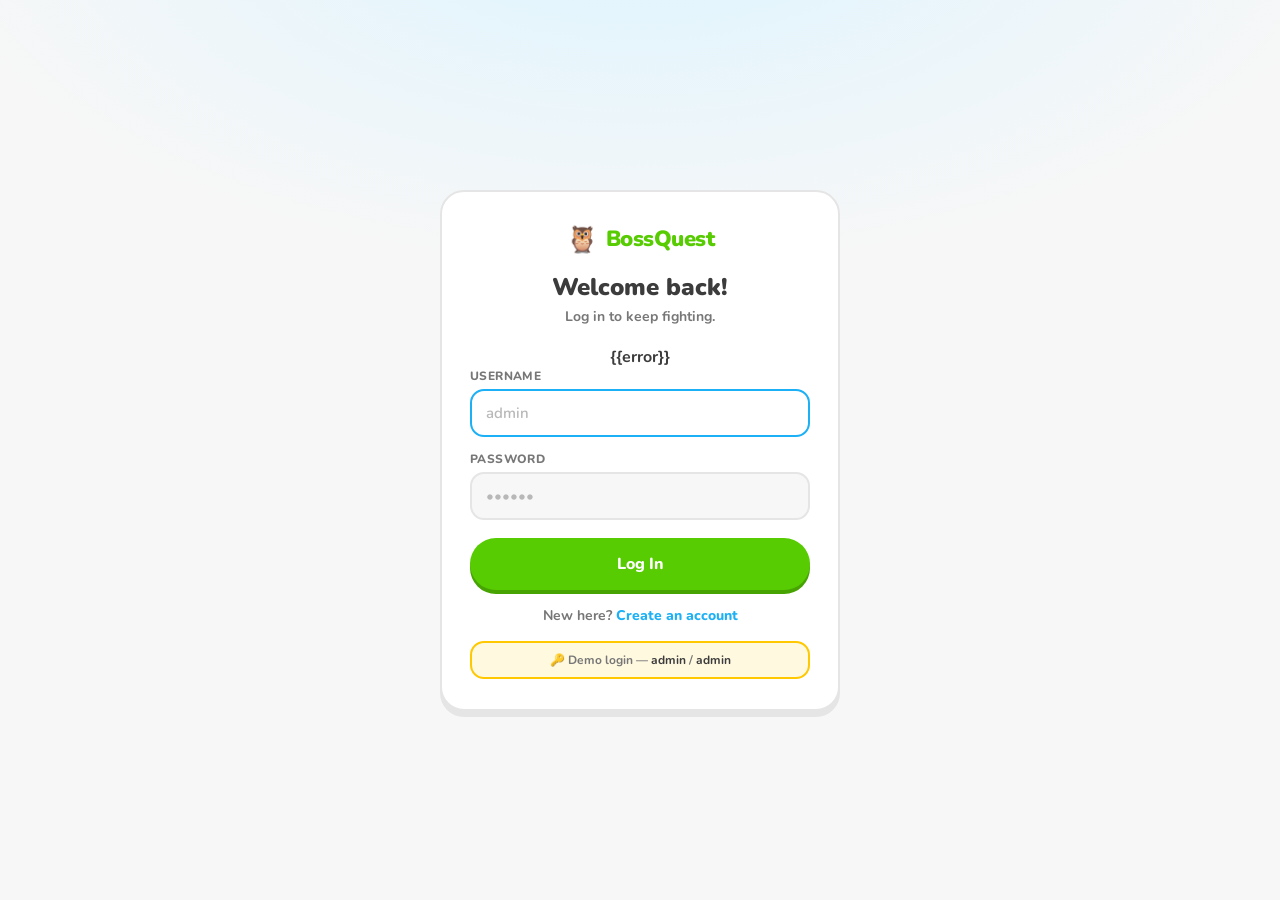
<file: templates/login.html>
<!DOCTYPE html>
<html lang="en">
<head>
  <meta charset="UTF-8" />
  <meta name="viewport" content="width=device-width, initial-scale=1.0" />
  <title>Log In · BossQuest</title>
  <link rel="preconnect" href="https://fonts.googleapis.com" />
  <link rel="preconnect" href="https://fonts.gstatic.com" crossorigin />
  <link href="https://fonts.googleapis.com/css2?family=Nunito:wght@400;600;700;800;900&display=swap" rel="stylesheet" />
  <link rel="stylesheet" href="/frontend/css/style.css" />
  <link rel="stylesheet" href="/frontend/css/auth.css" />
</head>
<body class="auth-body">
  <div class="auth-wrap">
    <div class="auth-card">
      <div class="auth-logo">
        <span class="logo-owl">🦉</span><span class="logo-text">BossQuest</span>
      </div>
      <h1 class="auth-title">Welcome back!</h1>
      <p class="auth-sub">Log in to keep fighting.</p>

      {{error}}

      <form method="post" action="/login" class="auth-form">
        <label class="field">
          <span class="field-label">Username</span>
          <input class="field-input" type="text" name="username" placeholder="admin" autocomplete="username" autofocus required />
        </label>
        <label class="field">
          <span class="field-label">Password</span>
          <input class="field-input" type="password" name="password" placeholder="••••••" autocomplete="current-password" required />
        </label>
        <button class="btn btn-green btn-block" type="submit">Log In</button>
      </form>

      <p class="auth-foot">New here? <a href="/register">Create an account</a></p>
      <div class="demo-hint">🔑 Demo login — <b>admin</b> / <b>admin</b></div>
    </div>
  </div>
</body>
</html>
</file>
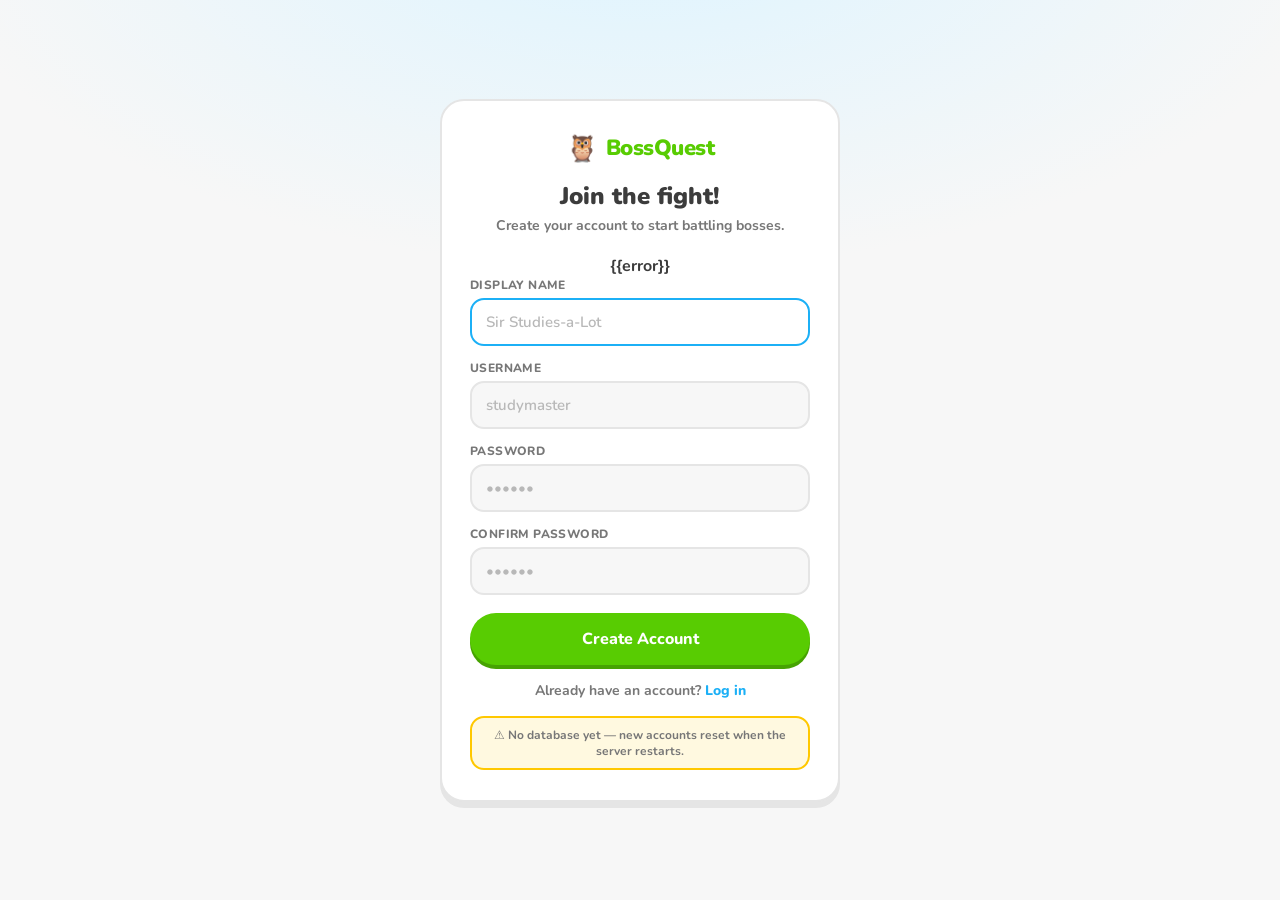
<file: templates/register.html>
<!DOCTYPE html>
<html lang="en">
<head>
  <meta charset="UTF-8" />
  <meta name="viewport" content="width=device-width, initial-scale=1.0" />
  <title>Create Account · BossQuest</title>
  <link rel="preconnect" href="https://fonts.googleapis.com" />
  <link rel="preconnect" href="https://fonts.gstatic.com" crossorigin />
  <link href="https://fonts.googleapis.com/css2?family=Nunito:wght@400;600;700;800;900&display=swap" rel="stylesheet" />
  <link rel="stylesheet" href="/frontend/css/style.css" />
  <link rel="stylesheet" href="/frontend/css/auth.css" />
</head>
<body class="auth-body">
  <div class="auth-wrap">
    <div class="auth-card">
      <div class="auth-logo">
        <span class="logo-owl">🦉</span><span class="logo-text">BossQuest</span>
      </div>
      <h1 class="auth-title">Join the fight!</h1>
      <p class="auth-sub">Create your account to start battling bosses.</p>

      {{error}}

      <form method="post" action="/register" class="auth-form">
        <label class="field">
          <span class="field-label">Display name</span>
          <input class="field-input" type="text" name="display_name" placeholder="Sir Studies-a-Lot" autofocus />
        </label>
        <label class="field">
          <span class="field-label">Username</span>
          <input class="field-input" type="text" name="username" placeholder="studymaster" autocomplete="username" required />
        </label>
        <label class="field">
          <span class="field-label">Password</span>
          <input class="field-input" type="password" name="password" placeholder="••••••" autocomplete="new-password" required />
        </label>
        <label class="field">
          <span class="field-label">Confirm password</span>
          <input class="field-input" type="password" name="confirm" placeholder="••••••" autocomplete="new-password" required />
        </label>
        <button class="btn btn-green btn-block" type="submit">Create Account</button>
      </form>

      <p class="auth-foot">Already have an account? <a href="/login">Log in</a></p>
      <div class="demo-hint">⚠️ No database yet — new accounts reset when the server restarts.</div>
    </div>
  </div>
</body>
</html>
</file>
<file: frontend/css/style.css>
/* ===================================================================== */
/*  BossQuest — style.css                                                 */
/* ===================================================================== */

:root {
  --green:       #58cc02;
  --green-dark:  #46a302;
  --green-pale:  #d7ffb8;
  --blue:        #1cb0f6;
  --blue-dark:   #0a91d0;
  --blue-pale:   #ddf4ff;
  --purple:      #ce82ff;
  --yellow:      #ffc800;
  --yellow-dark: #e0a800;
  --yellow-pale: #fff9e0;
  --red:         #ff4b4b;
  --red-dark:    #d93f3f;
  --red-pale:    #ffe0e0;
  --orange:      #ff9600;
  --orange-pale: #fff0db;
  --gray-100:    #f7f7f7;
  --gray-200:    #e5e5e5;
  --gray-600:    #777777;
  --gray-900:    #3c3c3c;
  --white:       #ffffff;

  --radius-sm: 10px;
  --radius-md: 14px;
  --radius-lg: 18px;
  --radius-xl: 24px;

  --header-h: 64px;
}

* { box-sizing: border-box; margin: 0; padding: 0; }

/* The `hidden` attribute must beat the component display rules below
   (.overlay, .file-confirm, .feedback, etc. all set display, which would
   otherwise override the browser's default [hidden]{display:none}). */
[hidden] { display: none !important; }

html, body { height: 100%; }

body {
  font-family: "Nunito", system-ui, sans-serif;
  font-weight: 700;
  color: var(--gray-900);
  background: var(--gray-100);
  -webkit-font-smoothing: antialiased;
}

/* ===================================================================== */
/*  Buttons — signature 3D Duolingo look                                  */
/* ===================================================================== */
.btn {
  font-family: inherit;
  font-weight: 800;
  font-size: 15px;
  color: var(--white);
  border: none;
  border-radius: 999px;
  padding: 13px 22px;
  cursor: pointer;
  transition: transform 0.08s ease, box-shadow 0.08s ease, background 0.15s ease;
  user-select: none;
}
.btn-sm { padding: 9px 16px; font-size: 14px; }
.btn-block { width: 100%; padding: 15px; font-size: 16px; }

.btn-green  { background: var(--green);  box-shadow: 0 4px 0 var(--green-dark); }
.btn-blue   { background: var(--blue);   box-shadow: 0 4px 0 var(--blue-dark); }
.btn-yellow { background: var(--yellow); color: var(--gray-900); box-shadow: 0 4px 0 var(--yellow-dark); }

.btn:hover  { transform: translateY(-1px); }
.btn-green:hover  { box-shadow: 0 5px 0 var(--green-dark); }
.btn-blue:hover   { box-shadow: 0 5px 0 var(--blue-dark); }
.btn-yellow:hover { box-shadow: 0 5px 0 var(--yellow-dark); }

.btn:active { transform: translateY(2px); }
.btn-green:active  { box-shadow: 0 2px 0 var(--green-dark); }
.btn-blue:active   { box-shadow: 0 2px 0 var(--blue-dark); }
.btn-yellow:active { box-shadow: 0 2px 0 var(--yellow-dark); }

/* ===================================================================== */
/*  Header                                                                */
/* ===================================================================== */
.header {
  position: sticky;
  top: 0;
  z-index: 20;
  height: var(--header-h);
  display: grid;
  grid-template-columns: 1fr auto 1fr;
  align-items: center;
  padding: 0 22px;
  background: var(--white);
  border-bottom: 2px solid var(--gray-200);
}

.logo { display: flex; align-items: center; gap: 8px; }
.logo-owl { font-size: 26px; }
.logo-text { font-size: 22px; font-weight: 900; color: var(--green); letter-spacing: -0.5px; }

.nav { display: flex; gap: 8px; justify-self: center; }
.nav-tab {
  font-family: inherit;
  font-weight: 800;
  font-size: 14px;
  color: var(--gray-600);
  background: transparent;
  border: 2px solid transparent;
  border-radius: 999px;
  padding: 7px 16px;
  cursor: pointer;
  transition: all 0.15s ease;
}
.nav-tab:hover { background: var(--gray-100); }
.nav-tab.is-active { color: var(--blue); border-color: var(--blue); background: var(--blue-pale); }

.xp-chip {
  justify-self: end;
  display: flex;
  align-items: center;
  gap: 6px;
  background: var(--yellow-pale);
  border: 2px solid var(--yellow);
  color: var(--yellow-dark);
  font-weight: 900;
  font-size: 14px;
  padding: 7px 14px;
  border-radius: 999px;
}
.xp-bolt { font-size: 15px; }

/* ===================================================================== */
/*  Layout                                                                */
/* ===================================================================== */
.layout {
  display: grid;
  grid-template-columns: 280px 1fr 260px;
  height: calc(100vh - var(--header-h));
}

.panel {
  background: var(--white);
  padding: 20px 18px;
  overflow-y: auto;
}
.panel-left  { border-right: 2px solid var(--gray-200); }
.panel-right { border-left: 2px solid var(--gray-200); }

.panel-title {
  font-size: 13px;
  font-weight: 800;
  text-transform: uppercase;
  letter-spacing: 0.5px;
  color: var(--gray-600);
  margin-bottom: 12px;
}

.empty-hint { font-size: 13px; font-weight: 600; color: var(--gray-600); line-height: 1.5; }

/* ===================================================================== */
/*  Upload zone                                                           */
/* ===================================================================== */
.upload-section { margin-bottom: 28px; }

.upload-zone {
  display: flex;
  flex-direction: column;
  align-items: center;
  gap: 6px;
  text-align: center;
  border: 3px dashed var(--gray-200);
  border-radius: var(--radius-lg);
  padding: 24px 16px;
  transition: all 0.15s ease;
}
.upload-zone.is-drag {
  border-color: var(--blue);
  background: var(--blue-pale);
}
.upload-icon { font-size: 34px; }
.upload-label { font-size: 15px; font-weight: 800; }
.upload-sublabel { font-size: 12px; font-weight: 600; color: var(--gray-600); margin-bottom: 6px; }

.file-confirm {
  display: flex;
  align-items: center;
  justify-content: space-between;
  gap: 8px;
  margin-top: 12px;
  padding: 10px 12px;
  background: var(--green-pale);
  border: 2px solid var(--green);
  border-radius: var(--radius-md);
}
.file-confirm-name {
  font-size: 13px;
  font-weight: 800;
  color: var(--green-dark);
  overflow: hidden;
  text-overflow: ellipsis;
  white-space: nowrap;
}

.upload-status {
  display: flex;
  align-items: center;
  gap: 10px;
  margin-top: 12px;
  padding: 11px 13px;
  background: var(--blue-pale);
  border: 2px solid var(--blue);
  border-radius: var(--radius-md);
  font-size: 13px;
  font-weight: 800;
  color: var(--blue-dark);
}
.upload-status.is-error {
  background: var(--red-pale);
  border-color: var(--red);
  color: var(--red-dark);
}

.spinner {
  width: 16px;
  height: 16px;
  border: 3px solid var(--blue-pale);
  border-top-color: var(--blue);
  border-radius: 50%;
  animation: spin 0.7s linear infinite;
  flex-shrink: 0;
}
@keyframes spin { to { transform: rotate(360deg); } }

/* ===================================================================== */
/*  Lesson cards                                                          */
/* ===================================================================== */
.lesson-list { display: flex; flex-direction: column; gap: 10px; }

.lesson-card {
  display: flex;
  align-items: center;
  gap: 10px;
  padding: 12px;
  background: var(--white);
  border: 2px solid var(--gray-200);
  border-radius: var(--radius-md);
  transition: all 0.15s ease;
}
.lesson-card:hover { border-color: var(--blue); transform: translateX(2px); }
.lesson-card.is-done { border-color: var(--green); background: var(--green-pale); }

.lesson-emoji { font-size: 24px; flex-shrink: 0; }
.lesson-body { flex: 1; min-width: 0; }
.lesson-name {
  font-size: 14px;
  font-weight: 800;
  overflow: hidden;
  text-overflow: ellipsis;
  white-space: nowrap;
}
.lesson-sub { font-size: 11px; font-weight: 700; color: var(--gray-600); margin-top: 2px; }

.lesson-badge {
  display: inline-block;
  font-size: 10px;
  font-weight: 900;
  text-transform: uppercase;
  padding: 3px 8px;
  border-radius: 999px;
  margin-top: 4px;
}
.badge-progress { background: var(--orange-pale); color: var(--orange); }
.badge-done     { background: var(--green-pale);  color: var(--green-dark); }

/* ===================================================================== */
/*  Arena (center)                                                        */
/* ===================================================================== */
.arena {
  background: var(--gray-100);
  padding: 28px 24px;
  overflow-y: auto;
  display: flex;
  flex-direction: column;
  align-items: center;
}

.arena-title {
  font-size: 13px;
  font-weight: 900;
  text-transform: uppercase;
  letter-spacing: 1px;
  color: var(--gray-600);
  margin-bottom: 20px;
}

/* --- boss entity ----------------------------------------------------- */
.boss-entity {
  width: 100%;
  max-width: 440px;
  display: flex;
  flex-direction: column;
  align-items: center;
}

.hp-card {
  width: 100%;
  background: var(--white);
  border: 2px solid var(--gray-200);
  border-radius: var(--radius-md);
  padding: 14px 16px;
  margin-bottom: 24px;
}
.hp-row { display: flex; justify-content: space-between; align-items: center; margin-bottom: 8px; }
.hp-label { font-size: 14px; font-weight: 800; }
.hp-value { font-size: 14px; font-weight: 900; color: var(--red); }
.hp-track {
  height: 16px;
  background: var(--gray-200);
  border-radius: 999px;
  overflow: hidden;
}
.hp-fill {
  height: 100%;
  width: 100%;
  border-radius: 999px;
  background: linear-gradient(90deg, #ff4b4b, #ff7043);
  transition: width 0.8s cubic-bezier(0.4, 0, 0.2, 1);
}

.speech-bubble {
  position: relative;
  max-width: 320px;
  background: var(--white);
  border: 2px solid var(--gray-200);
  border-radius: var(--radius-lg);
  padding: 12px 16px;
  font-size: 14px;
  font-weight: 700;
  text-align: center;
  line-height: 1.4;
  margin-bottom: 16px;
}
.speech-bubble::after {
  content: "";
  position: absolute;
  bottom: -12px;
  left: 50%;
  transform: translateX(-50%);
  border-left: 12px solid transparent;
  border-right: 12px solid transparent;
  border-top: 12px solid var(--white);
}
.speech-bubble::before {
  content: "";
  position: absolute;
  bottom: -15px;
  left: 50%;
  transform: translateX(-50%);
  border-left: 13px solid transparent;
  border-right: 13px solid transparent;
  border-top: 13px solid var(--gray-200);
  z-index: -1;
}

.boss-svg-wrap { animation: float 3s ease-in-out infinite; }
.boss-svg { display: block; }
@keyframes float {
  0%, 100% { transform: translateY(0); }
  50%      { transform: translateY(-8px); }
}
.boss-svg-wrap.hit { animation: shake 0.5s ease; }
@keyframes shake {
  0%, 100% { transform: translateX(0); }
  20% { transform: translateX(-8px); }
  40% { transform: translateX(8px); }
  60% { transform: translateX(-6px); }
  80% { transform: translateX(6px); }
}

.boss-name {
  font-size: 17px;
  font-weight: 900;
  color: var(--purple);
  margin-top: 6px;
}

/* ===================================================================== */
/*  Battle zone                                                           */
/* ===================================================================== */
.battle-zone { width: 100%; max-width: 480px; }

.battle-header {
  display: flex;
  align-items: center;
  justify-content: space-between;
  margin-bottom: 14px;
}
.battle-label { font-size: 15px; font-weight: 900; color: var(--gray-900); }

.pips { display: flex; gap: 7px; }
.pip {
  width: 10px;
  height: 10px;
  border-radius: 50%;
  background: var(--gray-200);
  transition: background 0.2s ease;
}
.pip.is-current { background: var(--blue); }
.pip.is-done    { background: var(--green); }

.question-card {
  background: var(--white);
  border: 2px solid var(--gray-200);
  border-radius: var(--radius-xl);
  box-shadow: 0 4px 0 var(--gray-200);
  padding: 22px;
}
.q-number {
  font-size: 12px;
  font-weight: 900;
  text-transform: uppercase;
  letter-spacing: 0.5px;
  color: var(--blue);
  margin-bottom: 8px;
}
.q-text { font-size: 17px; font-weight: 800; line-height: 1.4; margin-bottom: 18px; }

.options { display: flex; flex-direction: column; gap: 10px; }

.option {
  display: flex;
  align-items: center;
  gap: 12px;
  width: 100%;
  text-align: left;
  font-family: inherit;
  font-size: 15px;
  font-weight: 700;
  color: var(--gray-900);
  background: var(--white);
  border: 2px solid var(--gray-200);
  border-radius: var(--radius-md);
  box-shadow: 0 3px 0 var(--gray-200);
  padding: 13px 14px;
  cursor: pointer;
  transition: all 0.15s ease;
}
.option-letter {
  display: flex;
  align-items: center;
  justify-content: center;
  width: 30px;
  height: 30px;
  flex-shrink: 0;
  border-radius: 50%;
  background: var(--gray-100);
  color: var(--gray-600);
  font-weight: 900;
  font-size: 14px;
  transition: all 0.15s ease;
}
.option:not(:disabled):hover {
  border-color: var(--blue);
  background: var(--blue-pale);
}
.option:not(:disabled):hover .option-letter {
  background: var(--blue);
  color: var(--white);
}
.option:disabled { cursor: default; }

.option.is-correct {
  border-color: var(--green);
  background: var(--green-pale);
  box-shadow: 0 3px 0 var(--green-dark);
}
.option.is-correct .option-letter { background: var(--green); color: var(--white); }

.option.is-wrong {
  border-color: var(--red);
  background: var(--red-pale);
  box-shadow: 0 3px 0 var(--red-dark);
}
.option.is-wrong .option-letter { background: var(--red); color: var(--white); }

/* --- feedback strip -------------------------------------------------- */
.feedback {
  display: flex;
  align-items: flex-start;
  gap: 10px;
  margin-top: 16px;
  padding: 13px 14px;
  border-radius: var(--radius-md);
  font-size: 14px;
  font-weight: 700;
  line-height: 1.4;
}
.feedback.is-correct { background: var(--green-pale); border: 2px solid var(--green); color: var(--green-dark); }
.feedback.is-wrong   { background: var(--red-pale);   border: 2px solid var(--red);   color: var(--red-dark); }
.feedback-icon { font-size: 18px; flex-shrink: 0; }

.btn-continue { margin-top: 16px; width: 100%; }

/* ===================================================================== */
/*  Stats tiles                                                           */
/* ===================================================================== */
.stats-section { margin-bottom: 28px; }
.stat-tiles { display: flex; flex-direction: column; gap: 10px; }

.stat-tile {
  display: flex;
  flex-direction: column;
  align-items: center;
  text-align: center;
  gap: 2px;
  padding: 14px;
  background: var(--gray-100);
  border: 2px solid var(--gray-200);
  border-radius: var(--radius-md);
}
.stat-streak { background: var(--orange-pale); border-color: var(--orange); }
.stat-damage { background: var(--red-pale);    border-color: var(--red); }

.stat-emoji { font-size: 22px; }
.stat-value { font-size: 22px; font-weight: 900; }
.stat-label {
  font-size: 10px;
  font-weight: 800;
  text-transform: uppercase;
  letter-spacing: 0.5px;
  color: var(--gray-600);
}

/* ===================================================================== */
/*  Combat log                                                            */
/* ===================================================================== */
.combat-log {
  display: flex;
  flex-direction: column;
  gap: 6px;
  max-height: 240px;
  overflow-y: auto;
}
.log-entry {
  font-size: 12px;
  font-weight: 700;
  padding: 7px 10px;
  border-radius: var(--radius-sm);
  background: var(--gray-100);
  color: var(--gray-900);
  line-height: 1.35;
}
.log-time { color: var(--gray-600); font-weight: 800; margin-right: 4px; }
.log-upload { background: var(--blue-pale);  color: var(--blue-dark); }
.log-correct { background: var(--green-pale); color: var(--green-dark); }
.log-wrong   { background: var(--red-pale);   color: var(--red-dark); }
.log-damage  { background: var(--red-pale);   color: var(--red-dark); font-weight: 900; }

/* ===================================================================== */
/*  Results overlay                                                       */
/* ===================================================================== */
.overlay {
  position: fixed;
  inset: 0;
  z-index: 50;
  display: flex;
  align-items: center;
  justify-content: center;
  background: rgba(20, 20, 30, 0.55);
  backdrop-filter: blur(4px);
  padding: 20px;
}

.results-card {
  width: 100%;
  max-width: 360px;
  background: var(--white);
  border-radius: var(--radius-xl);
  padding: 28px 26px;
  text-align: center;
  animation: pop 0.4s cubic-bezier(0.34, 1.56, 0.64, 1);
}
@keyframes pop {
  0%   { transform: scale(0.7); opacity: 0; }
  100% { transform: scale(1);   opacity: 1; }
}

.results-emoji { font-size: 54px; }
.results-title { font-size: 28px; font-weight: 900; margin: 6px 0 2px; }
.results-sub { font-size: 14px; font-weight: 700; color: var(--gray-600); margin-bottom: 18px; }

.score-ring {
  width: 110px;
  height: 110px;
  margin: 0 auto 18px;
  border-radius: 50%;
  display: flex;
  align-items: center;
  justify-content: center;
  font-size: 26px;
  font-weight: 900;
  color: var(--white);
  border: 8px solid rgba(0,0,0,0.08);
}
.score-ring.ring-green  { background: var(--green); }
.score-ring.ring-yellow { background: var(--yellow); color: var(--gray-900); }
.score-ring.ring-red    { background: var(--red); }

.results-chips { display: flex; gap: 10px; margin-bottom: 20px; }
.result-chip {
  flex: 1;
  display: flex;
  flex-direction: column;
  align-items: center;
  gap: 1px;
  padding: 12px;
  border-radius: var(--radius-md);
}
.chip-damage { background: var(--red-pale); }
.chip-xp     { background: var(--yellow-pale); }
.chip-emoji { font-size: 18px; }
.chip-value { font-size: 20px; font-weight: 900; }
.chip-damage .chip-value { color: var(--red-dark); }
.chip-xp .chip-value { color: var(--yellow-dark); }
.chip-label {
  font-size: 10px;
  font-weight: 800;
  text-transform: uppercase;
  color: var(--gray-600);
}

/* ===================================================================== */
/*  Confetti                                                              */
/* ===================================================================== */
.confetti {
  position: fixed;
  top: -20px;
  z-index: 60;
  pointer-events: none;
  animation: fall linear forwards;
}
@keyframes fall {
  0%   { transform: translateY(0) rotate(0deg); opacity: 1; }
  100% { transform: translateY(105vh) rotate(720deg); opacity: 0; }
}

/* ===================================================================== */
/*  Scrollbars                                                            */
/* ===================================================================== */
.panel::-webkit-scrollbar,
.arena::-webkit-scrollbar,
.combat-log::-webkit-scrollbar { width: 8px; }
.panel::-webkit-scrollbar-thumb,
.arena::-webkit-scrollbar-thumb,
.combat-log::-webkit-scrollbar-thumb { background: var(--gray-200); border-radius: 999px; }
</file>
<file: frontend/css/auth.css>
/* ===================================================================== */
/*  BossQuest — auth.css                                                  */
/*  Styles for login/register/profile/collection + header additions.     */
/*  Relies on the design tokens (:root vars) and .btn rules in style.css. */
/* ===================================================================== */

/* ---- header additions ---------------------------------------------- */
a.logo { text-decoration: none; }

a.nav-tab { text-decoration: none; display: inline-flex; align-items: center; }

.header-right {
  justify-self: end;
  display: flex;
  align-items: center;
  gap: 10px;
}

.user-chip {
  display: inline-flex;
  align-items: center;
  gap: 6px;
  text-decoration: none;
  font-weight: 800;
  font-size: 14px;
  color: var(--gray-900);
  background: var(--gray-100);
  border: 2px solid var(--gray-200);
  border-radius: 999px;
  padding: 6px 12px 6px 8px;
  transition: all 0.15s ease;
}
.user-chip:hover { border-color: var(--blue); background: var(--blue-pale); }
.user-avatar { font-size: 18px; }

.logout-link {
  font-weight: 800;
  font-size: 13px;
  color: var(--gray-600);
  text-decoration: none;
  padding: 6px 8px;
  border-radius: 999px;
  transition: all 0.15s ease;
}
.logout-link:hover { color: var(--red); background: var(--red-pale); }

/* ===================================================================== */
/*  Auth pages (login / register)                                        */
/* ===================================================================== */
.auth-body {
  display: flex;
  align-items: center;
  justify-content: center;
  min-height: 100vh;
  padding: 24px;
  background:
    radial-gradient(1200px 600px at 50% -10%, var(--blue-pale), transparent 60%),
    var(--gray-100);
}

.auth-wrap { width: 100%; max-width: 400px; }

.auth-card {
  background: var(--white);
  border: 2px solid var(--gray-200);
  border-radius: var(--radius-xl);
  box-shadow: 0 6px 0 var(--gray-200);
  padding: 30px 28px;
  text-align: center;
}

.auth-logo { display: flex; align-items: center; justify-content: center; gap: 8px; margin-bottom: 14px; }

.auth-title { font-size: 24px; font-weight: 900; margin-bottom: 4px; }
.auth-sub { font-size: 14px; font-weight: 700; color: var(--gray-600); margin-bottom: 20px; }

.auth-form { display: flex; flex-direction: column; gap: 14px; text-align: left; margin-bottom: 16px; }

.field { display: flex; flex-direction: column; gap: 5px; }
.field-label {
  font-size: 12px;
  font-weight: 800;
  text-transform: uppercase;
  letter-spacing: 0.4px;
  color: var(--gray-600);
}
.field-input {
  font-family: inherit;
  font-size: 15px;
  font-weight: 700;
  color: var(--gray-900);
  background: var(--gray-100);
  border: 2px solid var(--gray-200);
  border-radius: var(--radius-md);
  padding: 12px 14px;
  outline: none;
  transition: all 0.15s ease;
}
.field-input::placeholder { color: #b8b8b8; font-weight: 600; }
.field-input:focus { border-color: var(--blue); background: var(--white); }

.auth-form .btn { margin-top: 4px; }

.auth-error {
  background: var(--red-pale);
  border: 2px solid var(--red);
  color: var(--red-dark);
  font-size: 13px;
  font-weight: 800;
  border-radius: var(--radius-md);
  padding: 10px 12px;
  margin-bottom: 16px;
}

.auth-foot { font-size: 14px; font-weight: 700; color: var(--gray-600); margin-top: 4px; }
.auth-foot a { color: var(--blue); font-weight: 800; text-decoration: none; }
.auth-foot a:hover { text-decoration: underline; }

.demo-hint {
  margin-top: 16px;
  font-size: 12px;
  font-weight: 700;
  color: var(--gray-600);
  background: var(--yellow-pale);
  border: 2px solid var(--yellow);
  border-radius: var(--radius-md);
  padding: 9px 12px;
}
.demo-hint b { color: var(--gray-900); }

/* ===================================================================== */
/*  Inner pages (profile / collection)                                   */
/* ===================================================================== */
.page {
  max-width: 760px;
  margin: 0 auto;
  padding: 32px 24px 48px;
}

.page-title { font-size: 26px; font-weight: 900; margin-bottom: 4px; }
.page-sub { font-size: 14px; font-weight: 700; color: var(--gray-600); margin-bottom: 24px; }

.section-head {
  font-size: 13px;
  font-weight: 900;
  text-transform: uppercase;
  letter-spacing: 0.8px;
  color: var(--gray-600);
  margin: 8px 0 14px;
}

.page-note {
  margin: 24px 0;
  font-size: 13px;
  font-weight: 700;
  color: var(--gray-600);
  background: var(--blue-pale);
  border: 2px solid var(--blue);
  border-radius: var(--radius-md);
  padding: 12px 14px;
  line-height: 1.45;
}

/* ---- profile hero --------------------------------------------------- */
.profile-hero {
  display: flex;
  flex-direction: column;
  align-items: center;
  text-align: center;
  background: var(--white);
  border: 2px solid var(--gray-200);
  border-radius: var(--radius-xl);
  box-shadow: 0 4px 0 var(--gray-200);
  padding: 28px 24px;
  margin-bottom: 28px;
}
.profile-avatar {
  width: 88px;
  height: 88px;
  display: flex;
  align-items: center;
  justify-content: center;
  font-size: 44px;
  border-radius: 50%;
  background: var(--blue-pale);
  border: 3px solid var(--blue);
  margin-bottom: 10px;
}
.profile-name { font-size: 24px; font-weight: 900; }
.profile-title {
  display: inline-block;
  font-size: 13px;
  font-weight: 800;
  color: var(--purple);
  background: #f6e9ff;
  border-radius: 999px;
  padding: 3px 12px;
  margin: 6px 0;
}
.profile-meta { font-size: 13px; font-weight: 700; color: var(--gray-600); }

/* ---- profile stats grid -------------------------------------------- */
.profile-stats {
  display: grid;
  grid-template-columns: repeat(3, 1fr);
  gap: 12px;
}
.pstat {
  display: flex;
  flex-direction: column;
  align-items: center;
  gap: 2px;
  background: var(--white);
  border: 2px solid var(--gray-200);
  border-radius: var(--radius-md);
  padding: 16px 12px;
  text-align: center;
}
.pstat-emoji { font-size: 24px; }
.pstat-value { font-size: 22px; font-weight: 900; }
.pstat-label {
  font-size: 10px;
  font-weight: 800;
  text-transform: uppercase;
  letter-spacing: 0.4px;
  color: var(--gray-600);
}

/* ---- collection grid ----------------------------------------------- */
.collection-grid {
  display: grid;
  grid-template-columns: repeat(4, 1fr);
  gap: 14px;
}
.coll-card {
  display: flex;
  flex-direction: column;
  align-items: center;
  gap: 4px;
  background: var(--white);
  border: 2px solid var(--gray-200);
  border-radius: var(--radius-lg);
  box-shadow: 0 4px 0 var(--gray-200);
  padding: 18px 10px;
  text-align: center;
  transition: transform 0.12s ease;
}
.coll-card:hover { transform: translateY(-2px); }
.coll-emoji { font-size: 34px; }
.coll-name { font-size: 13px; font-weight: 800; }
.coll-rarity {
  font-size: 10px;
  font-weight: 900;
  text-transform: uppercase;
  letter-spacing: 0.4px;
}

.rarity-legendary { border-color: var(--yellow); box-shadow: 0 4px 0 var(--yellow-dark); }
.rarity-legendary .coll-rarity { color: var(--yellow-dark); }
.rarity-epic { border-color: var(--purple); box-shadow: 0 4px 0 #a855e8; }
.rarity-epic .coll-rarity { color: var(--purple); }
.rarity-rare { border-color: var(--blue); box-shadow: 0 4px 0 var(--blue-dark); }
.rarity-rare .coll-rarity { color: var(--blue); }
.rarity-common .coll-rarity { color: var(--gray-600); }

.coll-card.is-locked {
  background: var(--gray-100);
  border-style: dashed;
  box-shadow: none;
  opacity: 0.65;
}
.coll-card.is-locked .coll-emoji { filter: grayscale(1); }
.coll-card.is-locked .coll-rarity { color: var(--gray-600); }

/* ---- uploaded lessons list (Collection) ---------------------------- */
.file-list { display: flex; flex-direction: column; gap: 10px; }

.file-card {
  display: flex;
  align-items: center;
  gap: 14px;
  background: var(--white);
  border: 2px solid var(--gray-200);
  border-radius: var(--radius-md);
  box-shadow: 0 3px 0 var(--gray-200);
  padding: 14px 16px;
  transition: transform 0.12s ease, border-color 0.12s ease;
}
.file-card:hover { transform: translateX(2px); border-color: var(--blue); }
.file-emoji { font-size: 28px; flex-shrink: 0; }
.file-body { flex: 1; min-width: 0; }
.file-name {
  font-size: 15px;
  font-weight: 800;
  overflow: hidden;
  text-overflow: ellipsis;
  white-space: nowrap;
}
.file-meta { font-size: 12px; font-weight: 700; color: var(--gray-600); margin-top: 2px; }
.file-badge {
  flex-shrink: 0;
  font-size: 11px;
  font-weight: 900;
  text-transform: uppercase;
  color: var(--blue-dark);
  background: var(--blue-pale);
  border-radius: 999px;
  padding: 4px 10px;
}

.empty-state {
  text-align: center;
  font-size: 14px;
  font-weight: 700;
  color: var(--gray-600);
  background: var(--gray-100);
  border: 2px dashed var(--gray-200);
  border-radius: var(--radius-lg);
  padding: 36px 20px;
}
.empty-state a { color: var(--blue); font-weight: 800; text-decoration: none; }
.empty-state a:hover { text-decoration: underline; }

/* ---- responsive ----------------------------------------------------- */
@media (max-width: 640px) {
  .profile-stats { grid-template-columns: repeat(2, 1fr); }
  .collection-grid { grid-template-columns: repeat(2, 1fr); }
}
</file>
